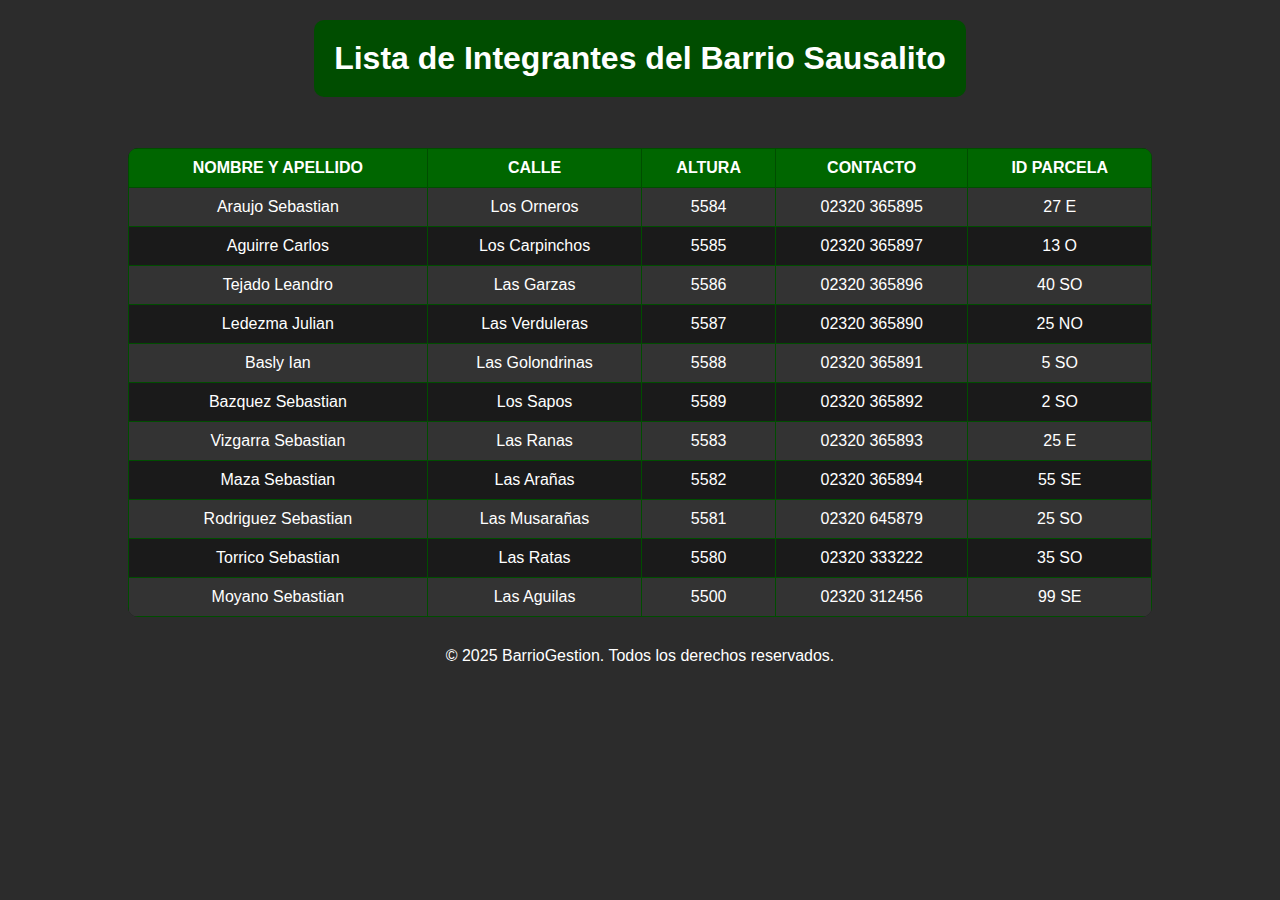
<file: DatosClientes.html>
<!DOCTYPE html>
<html lang="en">
<head>
    <meta charset="UTF-8">
    <meta name="viewport" content="width=device-width, initial-scale=1.0">
    <title>Lista de Integrantes</title>
    <style>
        body {
            background-color: #2c2c2c;
            color: white;
            font-family: Arial, sans-serif;
            margin: 0;
            padding: 0;
            text-align: center;
        }

        h1 {
            background-color: #004d00;
            padding: 20px;
            border-radius: 10px;
            display: inline-block;
            color: white;
            margin-top: 20px;
        }

        table {
            width: 80%;
            margin: 30px auto;
            background-color: #1a1a1a;
            border-collapse: collapse;
            border-radius: 10px;
            overflow: hidden;
        }

        th, td {
            border: 1px solid #004d00;
            padding: 10px;
            text-align: center;
        }

        th {
            background-color: #006600;
            color: white;
            text-transform: uppercase;
        }

        tr:nth-child(even) {
            background-color: #333333;
        }

        tr:hover {
            background-color: #555555;
            transition: 0.3s;
        }
    </style>
</head>
<body>
    <h1>Lista de Integrantes del Barrio Sausalito</h1>
    <table>
        <tr><th>Nombre y Apellido</th><th>Calle</th><th>Altura</th><th>Contacto</th><th>ID Parcela</th></tr>
        <tr><td>Araujo Sebastian</td><td>Los Orneros</td><td>5584</td><td>02320 365895</td><td>27 E</td></tr>
        <tr><td>Aguirre Carlos</td><td>Los Carpinchos</td><td>5585</td><td>02320 365897</td><td>13 O</td></tr>
        <tr><td>Tejado Leandro</td><td>Las Garzas</td><td>5586</td><td>02320 365896</td><td>40 SO</td></tr>
        <tr><td>Ledezma Julian</td><td>Las Verduleras</td><td>5587</td><td>02320 365890</td><td>25 NO</td></tr>
        <tr><td>Basly Ian</td><td>Las Golondrinas</td><td>5588</td><td>02320 365891</td><td>5 SO</td></tr>
        <tr><td>Bazquez Sebastian</td><td>Los Sapos</td><td>5589</td><td>02320 365892</td><td>2 SO</td></tr>
        <tr><td>Vizgarra Sebastian</td><td>Las Ranas</td><td>5583</td><td>02320 365893</td><td>25 E</td></tr>
        <tr><td>Maza Sebastian</td><td>Las Arañas</td><td>5582</td><td>02320 365894</td><td>55 SE</td></tr>
        <tr><td>Rodriguez Sebastian</td><td>Las Musarañas</td><td>5581</td><td>02320 645879</td><td>25 SO</td></tr>
        <tr><td>Torrico Sebastian</td><td>Las Ratas</td><td>5580</td><td>02320 333222</td><td>35 SO</td></tr>
        <tr><td>Moyano Sebastian</td><td>Las Aguilas</td><td>5500</td><td>02320 312456</td><td>99 SE</td></tr>
    </table>
</body>
<footer>
    <p>&copy; 2025 BarrioGestion. Todos los derechos reservados.</p>
</footer>
</html>
</file>
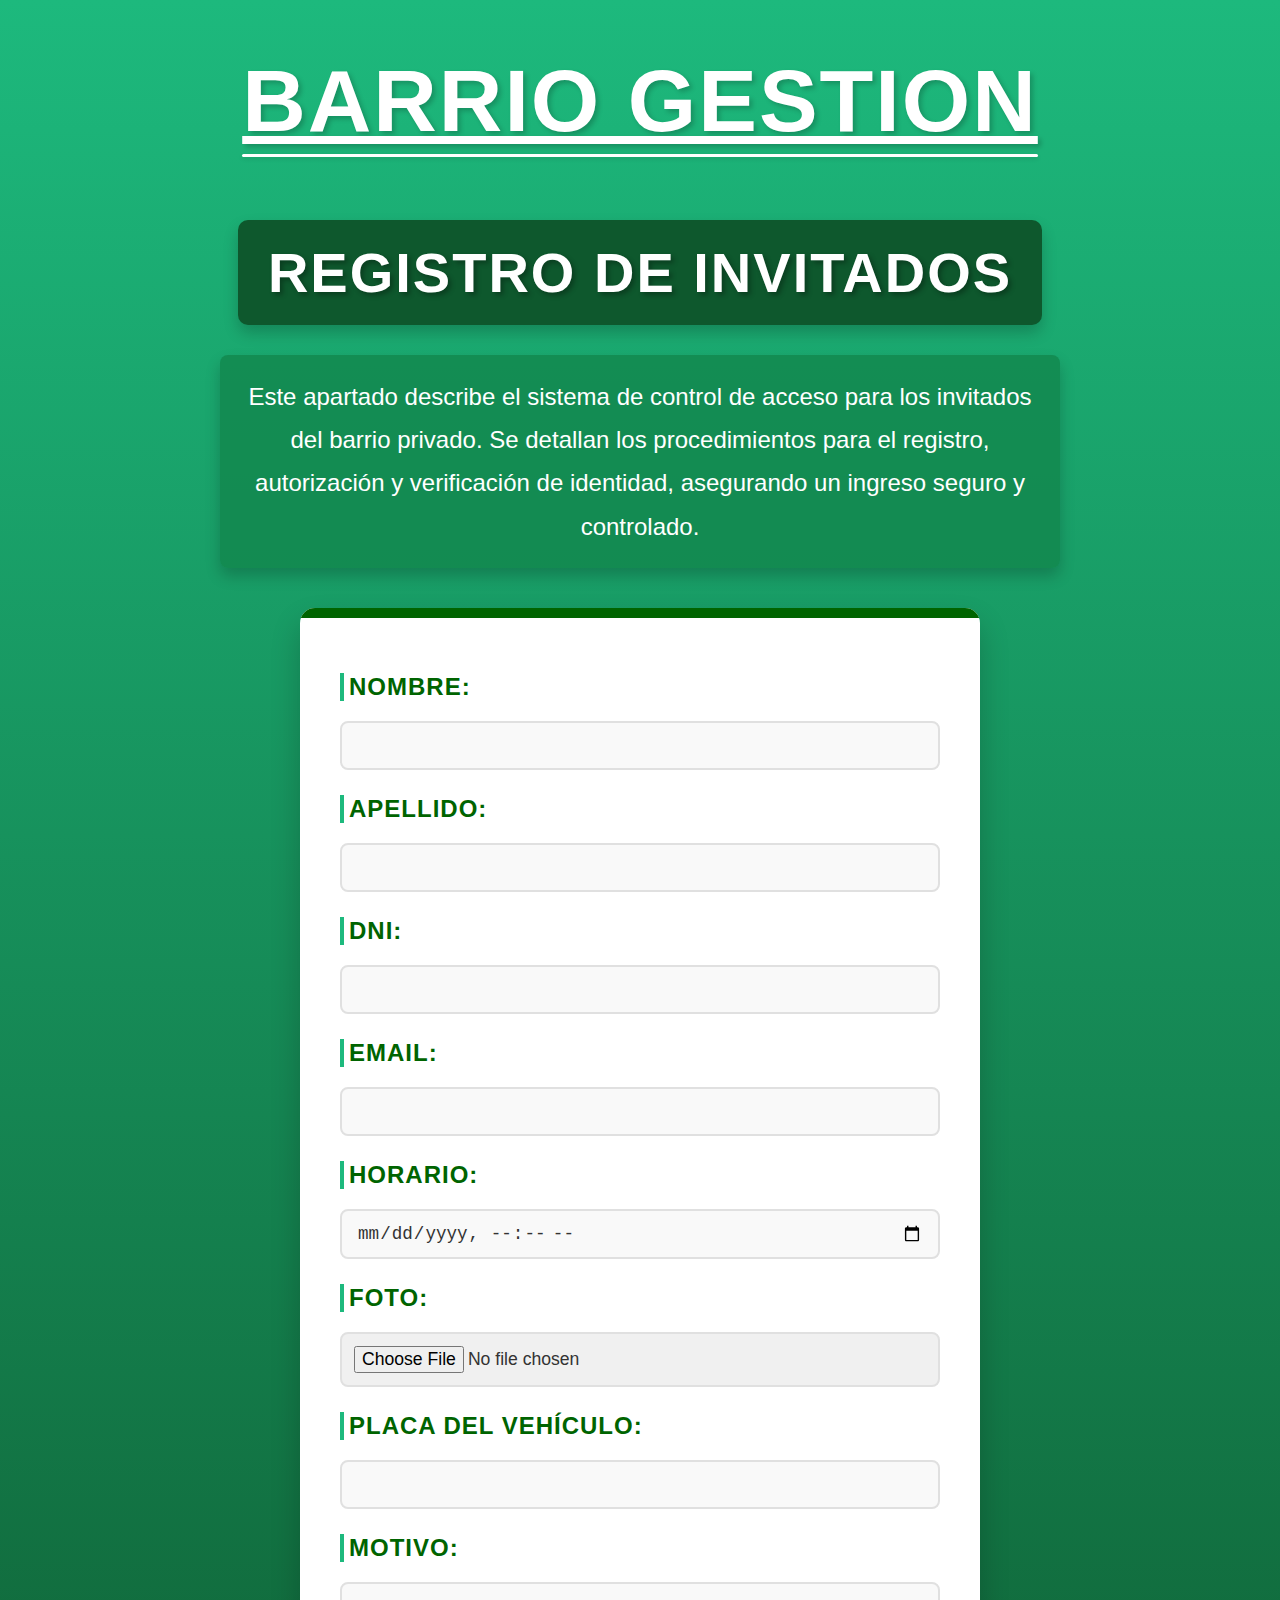
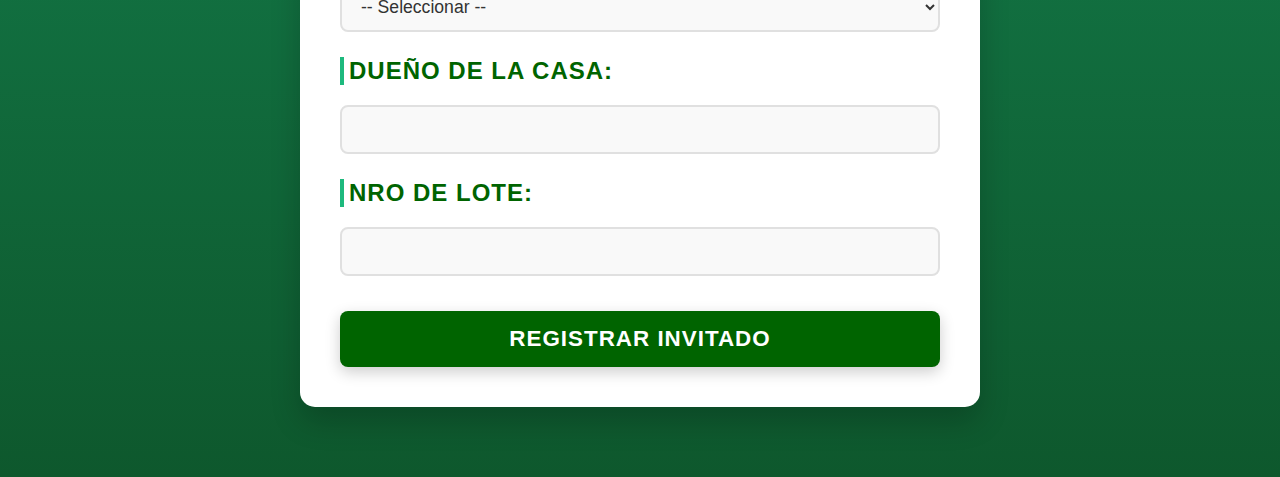
<file: Invitados.html>
<!DOCTYPE html>
<html lang="es">
<head>
    <meta charset="UTF-8">
    <meta name="viewport" content="width=device-width, initial-scale=1.0">
    <link rel="stylesheet" href="./assets/css/invitados.css">
    <title>REGISTRO DE INVITADOS | BARRIO GESTION</title>
</head>
<body>
    <h1 class="Barrio">BARRIO GESTION</h1><BR><BR>
    
    <h2>REGISTRO DE INVITADOS</h2>
    
    <p>Este apartado describe el sistema de control de acceso para los invitados del barrio privado. Se detallan los procedimientos para el registro, autorización y verificación de identidad, asegurando un ingreso seguro y controlado.</p>
    
    <div class="form-container">
        <form action="listaInvitados.html" method="get">
            <label for="nombre">NOMBRE:</label>
            <input type="text" id="nombre" name="nombre" required>
            
            <label for="apellido">APELLIDO:</label>
            <input type="text" id="apellido" name="apellido" required>
            
            <label for="dni">DNI:</label>
            <input type="text" id="dni" name="dni" required>
            
            <label for="email">EMAIL:</label>
            <input type="email" id="email" name="email" required>
            
            <label for="horario">HORARIO:</label>
            <input type="datetime-local" id="horario" name="horario" required>
            
            <label for="foto">FOTO:</label>
            <input type="file" id="foto" name="foto" accept="image/*">
            
            <label for="placa">PLACA DEL VEHÍCULO:</label>
            <input type="text" id="placa" name="placa">
            
            <label for="motivo">MOTIVO:</label>
            <select id="motivo" name="motivo">
                <option value="">-- Seleccionar --</option>
                <option value="personal">Personal</option>
                <option value="trabajo">Trabajo</option>
                <option value="evento">Evento</option>
                <option value="otro">Otro</option>
            </select>
            
            <label for="dueno">DUEÑO DE LA CASA:</label>
            <input type="text" id="dueno" name="dueno" required>
            
            <label for="lote">NRO DE LOTE:</label>
            <input type="text" id="lote" name="lote" required>
            
            <button type="submit">REGISTRAR INVITADO</button>
        </form>
    </div>
</body>
</html>
</file>
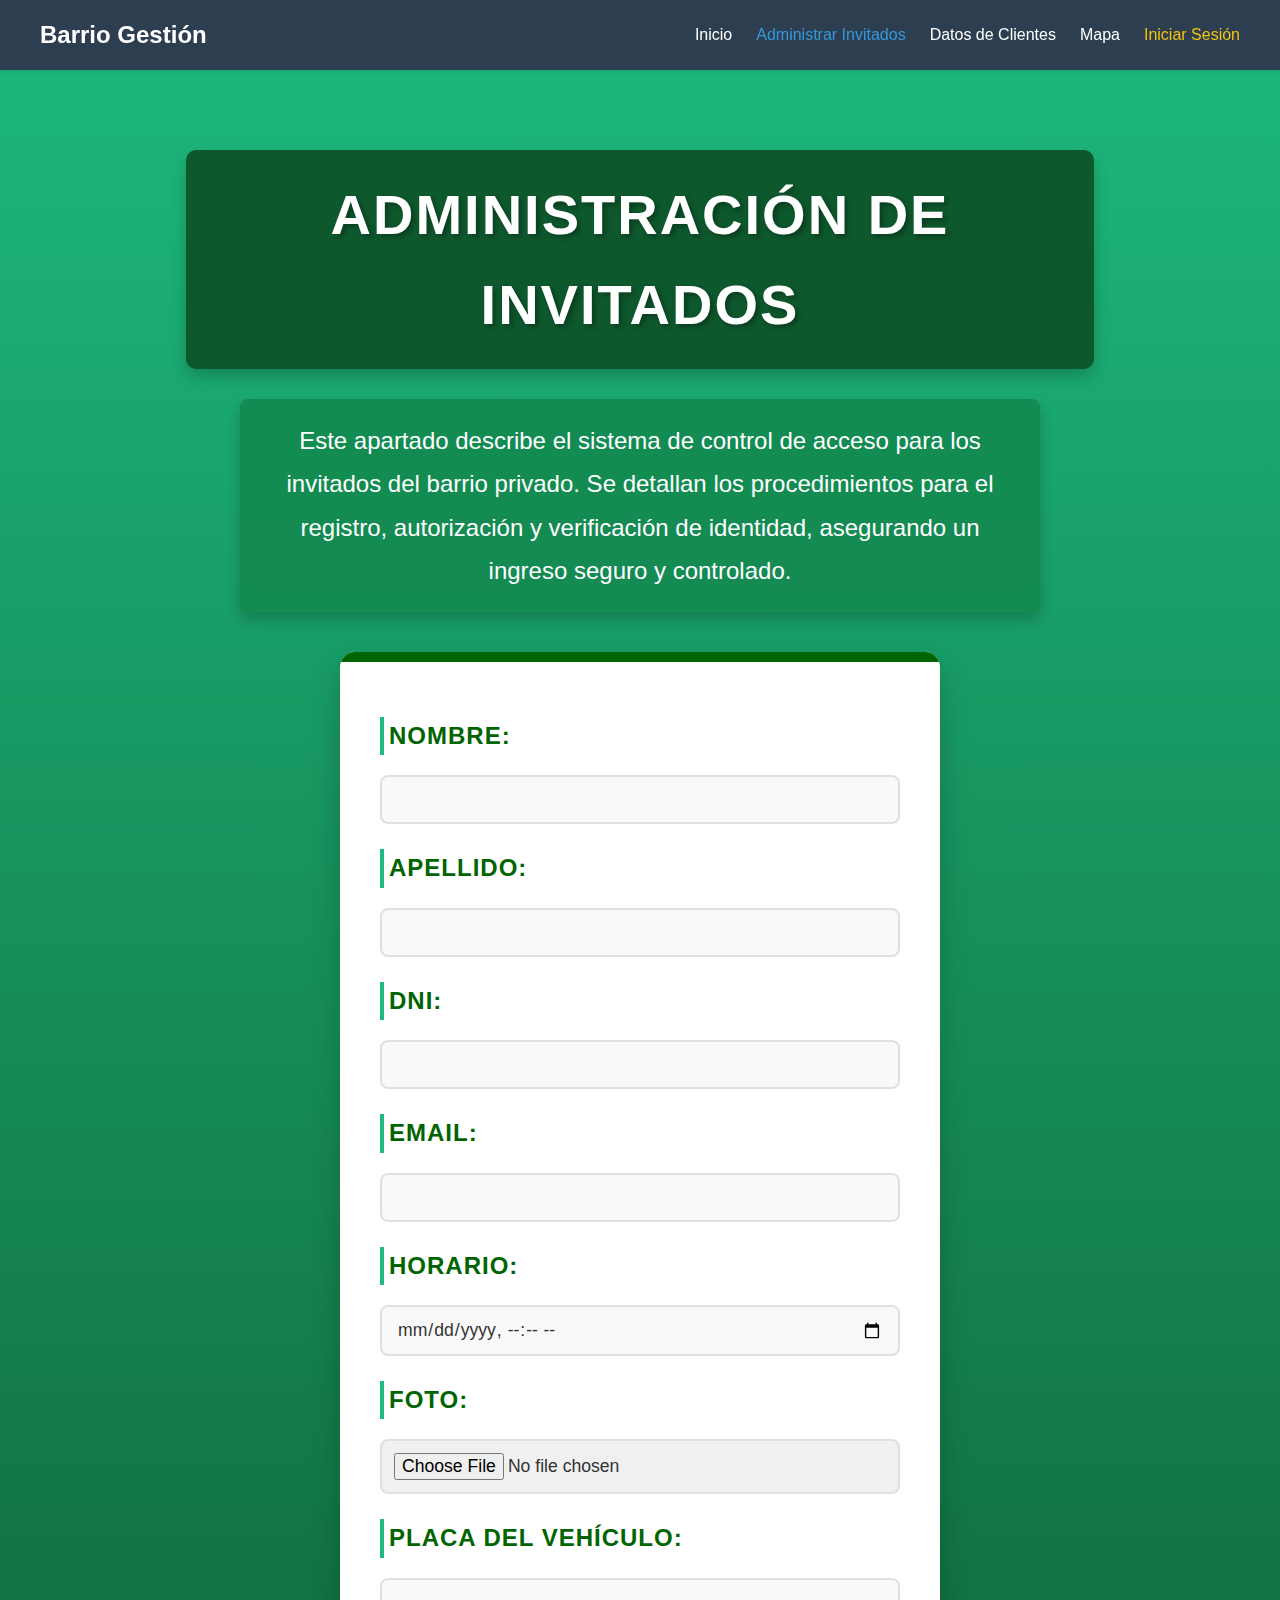
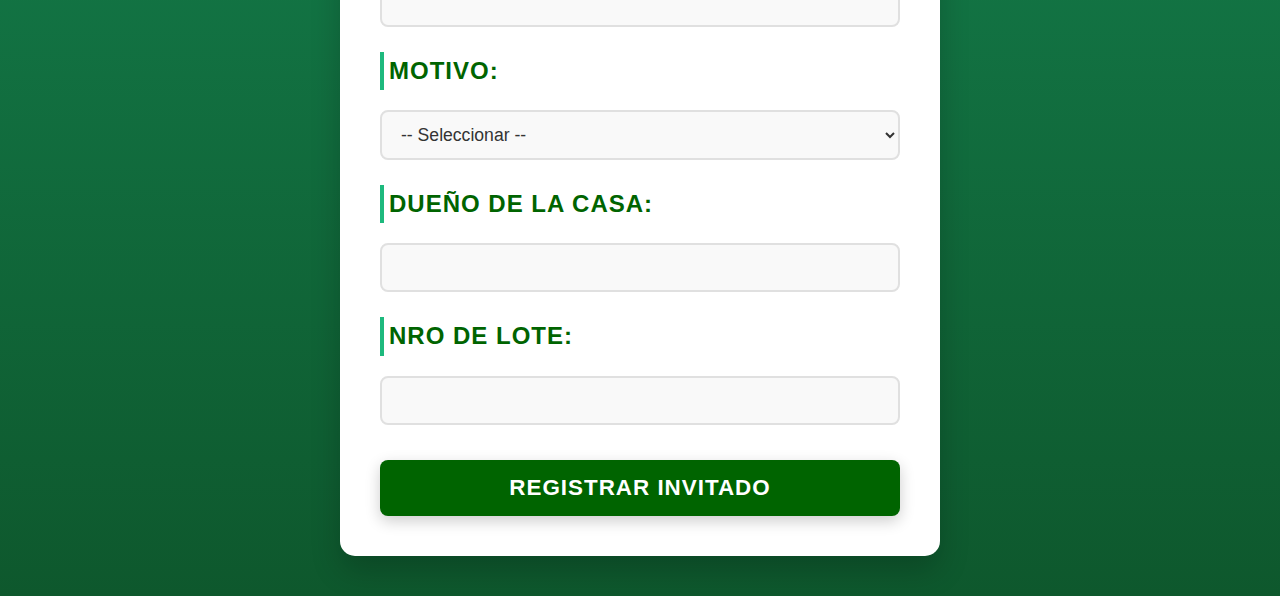
<file: invitados.html>
<!DOCTYPE html>
<html lang="es">
<head>
    <meta charset="UTF-8">
    <meta name="viewport" content="width=device-width, initial-scale=1.0">
    <link rel="stylesheet" href="./assets/css/invitados.css">
    <title>Barrio Gestión • Administración de Invitados</title>
</head>
<style>
        * {
            margin: 0;
            padding: 0;
            box-sizing: border-box;
            font-family: 'Montserrat', sans-serif;
        }

        :root {
            --primary-color: #2c3e50;
            --accent-color: #3498db;
            --light-color: #ecf0f1;
            --dark-color: #2c3e50;
            --success-color: #27ae60;
        }

        body {
            background-color: #2c2c2c;
            color: white;
            font-family: Arial, sans-serif;
            margin: 0;
            padding: 0;
            text-align: center;
            line-height: 1.6;
        }

        .navbar {
            background-color: var(--primary-color);
            padding: 1rem 2rem;
            box-shadow: 0 2px 5px rgba(0,0,0,0.1);
            position: fixed;
            width: 100%;
            top: 0;
            z-index: 1000;
        }
        
        .navbar-content {
            display: flex;
            justify-content: space-between;
            align-items: center;
            max-width: 1200px;
            margin: 0 auto;
        }
        
        .logo {
            color: white;
            font-size: 1.5rem;
            font-weight: 700;
            text-decoration: none;
        }
        
        .nav-links {
            display: flex;
            list-style: none;
        }
        
        .nav-links li {
            margin-left: 1.5rem;
        }
        
        .nav-links a {
            color: white;
            text-decoration: none;
            font-weight: 500;
            transition: color 0.3s ease;
        }
        
        .nav-links a:hover {
            color: var(--accent-color);
        }
        
        .active {
            color: var(--accent-color) !important;
        }

        .main {
            max-width: 1200px;
            margin: 0 auto;
            padding: 0 2rem;
            margin-top: 120px;
        }
</style>
<body>
    <nav class="navbar">
        <div class="navbar-content">
            <a href="index.html" class="logo">Barrio Gestión</a>
            <ul class="nav-links">
                <li><a href="index.html">Inicio</a></li>
                <li><a href="" class="active">Administrar Invitados</a></li>
                <li><a href="DatosClientes.html">Datos de Clientes</a></li>
                <li><a href="mapa.html">Mapa</a></li>
                <li><a href="login.html" style="color: #f1c40f;">Iniciar Sesión</a></li>
            </ul>
        </div>
    </nav>

    <div class="main">

        <h2>ADMINISTRACIÓN DE INVITADOS</h2>

        <p>Este apartado describe el sistema de control de acceso para los invitados del barrio privado. Se detallan los procedimientos para el registro, autorización y verificación de identidad, asegurando un ingreso seguro y controlado.</p>

        <div class="form-container">
            <form action="listaInvitados.html" method="get">
                <label for="nombre">NOMBRE:</label>
                <input type="text" id="nombre" name="nombre" required>

                <label for="apellido">APELLIDO:</label>
                <input type="text" id="apellido" name="apellido" required>

                <label for="dni">DNI:</label>
                <input type="text" id="dni" name="dni" required>

                <label for="email">EMAIL:</label>
                <input type="email" id="email" name="email" required>

                <label for="horario">HORARIO:</label>
                <input type="datetime-local" id="horario" name="horario" required>

                <label for="foto">FOTO:</label>
                <input type="file" id="foto" name="foto" accept="image/*">

                <label for="placa">PLACA DEL VEHÍCULO:</label>
                <input type="text" id="placa" name="placa">

                <label for="motivo">MOTIVO:</label>
                <select id="motivo" name="motivo">
                    <option value="">-- Seleccionar --</option>
                    <option value="personal">Personal</option>
                    <option value="trabajo">Trabajo</option>
                    <option value="evento">Evento</option>
                    <option value="otro">Otro</option>
                </select>

                <label for="dueno">DUEÑO DE LA CASA:</label>
                <input type="text" id="dueno" name="dueno" required>

                <label for="lote">NRO DE LOTE:</label>
                <input type="text" id="lote" name="lote" required>

                <button type="submit">REGISTRAR INVITADO</button>
            </form>
        </div>
    </div>
</body>
</html>
</file>
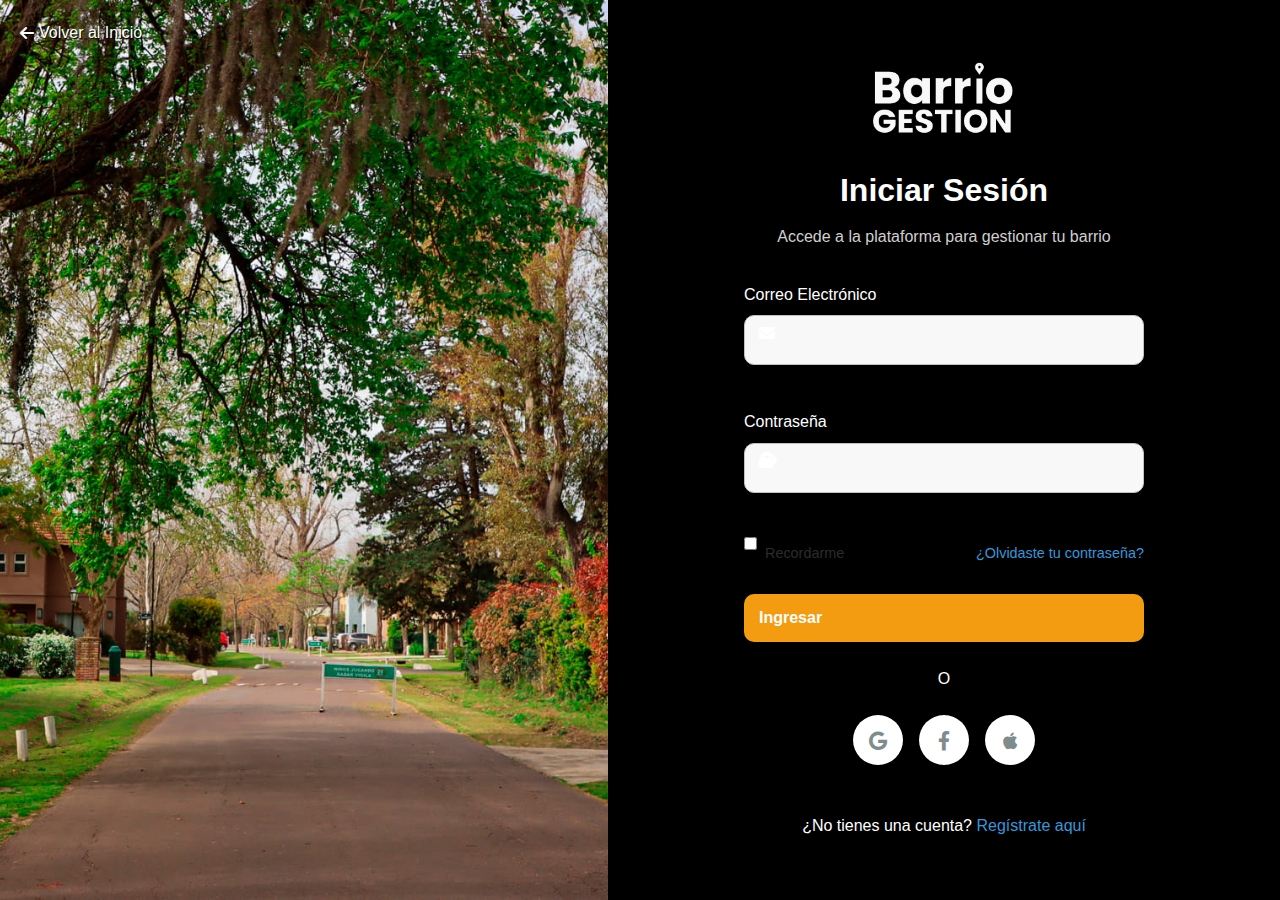
<file: login.html>
<!DOCTYPE html>
<html lang="es">
<head>
    <meta charset="UTF-8">
    <meta name="viewport" content="width=device-width, initial-scale=1.0">
    <meta name="description" content="Acceso a Barrio Gestión - Administra tu barrio privado con eficiencia y seguridad.">
    <title>Iniciar Sesión - Barrio Gestión</title>
    <link rel="stylesheet" href="./assets/css/styles.css">
    <link rel="stylesheet" href="./assets/css/login.css">
    <link rel="stylesheet" href="https://cdnjs.cloudflare.com/ajax/libs/font-awesome/6.0.0-beta3/css/all.min.css">
</head>
<body>
    <a href="index.html" class="back-to-home">
        <i class="fas fa-arrow-left"></i> Volver al Inicio
    </a>
    
    <div class="login-container">
        <div class="login-image"></div>
        
        <div class="login-form-container">
            <div class="login-header">
                <img src="./assets/img/barriogestionlogo.png" alt="Logo Barrio Gestión" class="login-logo">
                <h1 class="login-title">Iniciar Sesión</h1>
                <p class="login-subtitle">Accede a la plataforma para gestionar tu barrio</p>
            </div>
            
            <form id="loginForm" class="login-form">
                <div class="form-group">
                    <label for="email">Correo Electrónico</label>
                    <i class="fas fa-envelope"></i>
                    <input type="email" id="email" name="email" required>
                    <div id="emailError" class="error-message">Por favor, ingresa un correo electrónico válido.</div>
                </div>
                
                <div class="form-group">
                    <label for="password">Contraseña</label>
                    <i class="fas fa-lock"></i>
                    <input type="password" id="password" name="password" required>
                    <i class="fas fa-eye password-toggle" id="passwordToggle"></i>
                    <div id="passwordError" class="error-message">La contraseña debe tener al menos 6 caracteres.</div>
                </div>
                
                <div class="remember-forgot">
                    <div class="remember-me">
                        <input type="checkbox" id="remember" name="remember">
                        <label for="remember">Recordarme</label>
                    </div>
                    <a href="#" class="forgot-password">¿Olvidaste tu contraseña?</a>
                </div>
                
                <button type="submit" class="login-btn">Ingresar</button>
                <div id="loginSuccess" class="success-message">Iniciando sesión, por favor espera...</div>
            </form>
            
            <div class="login-divider">
                <span>O</span>
            </div>
            
            <div class="social-login">
                <a href="#" class="social-btn google"><i class="fab fa-google"></i></a>
                <a href="#" class="social-btn facebook"><i class="fab fa-facebook-f"></i></a>
                <a href="#" class="social-btn apple"><i class="fab fa-apple"></i></a>
            </div>
            
            <div class="register-link">
                ¿No tienes una cuenta? <a href="./register.html">Regístrate aquí</a>
            </div>
        </div>
    </div>
    
    <script src="./assets/js/login.js"></script>
</body>
</html>
</file>
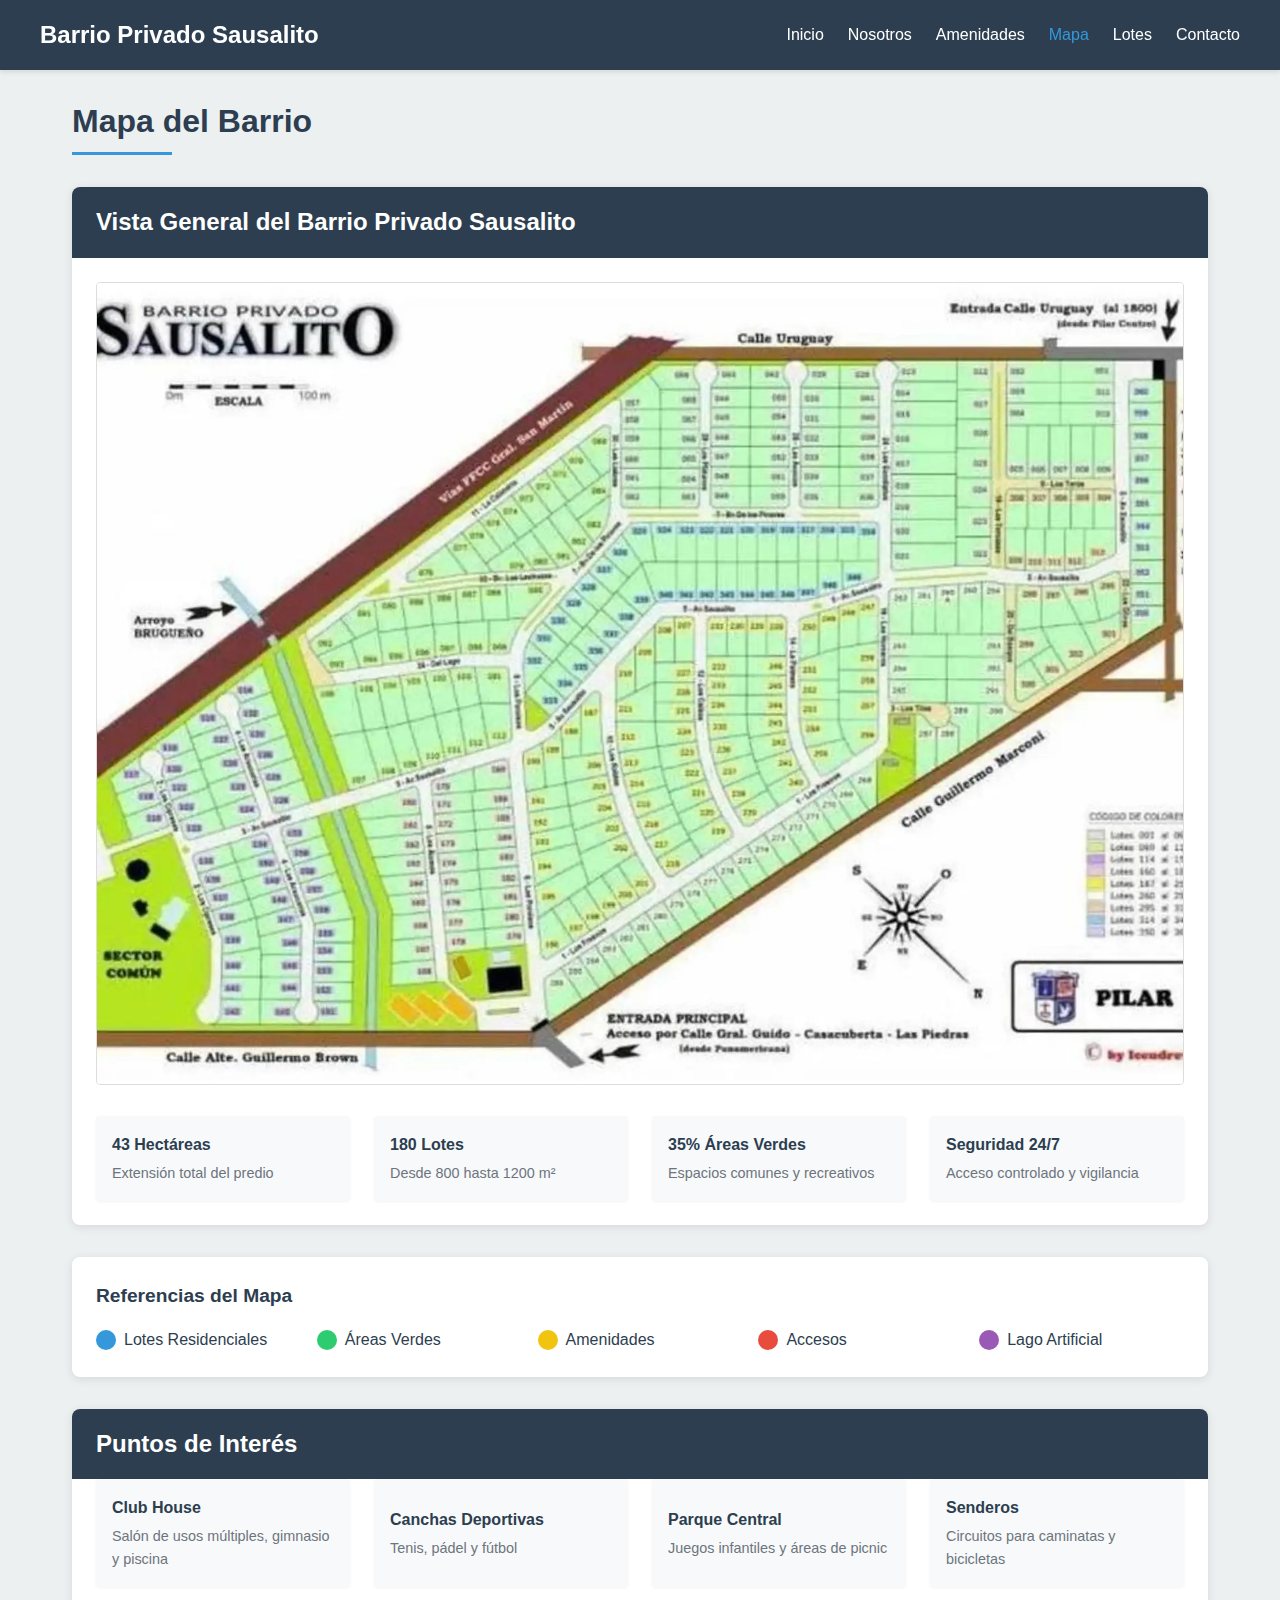
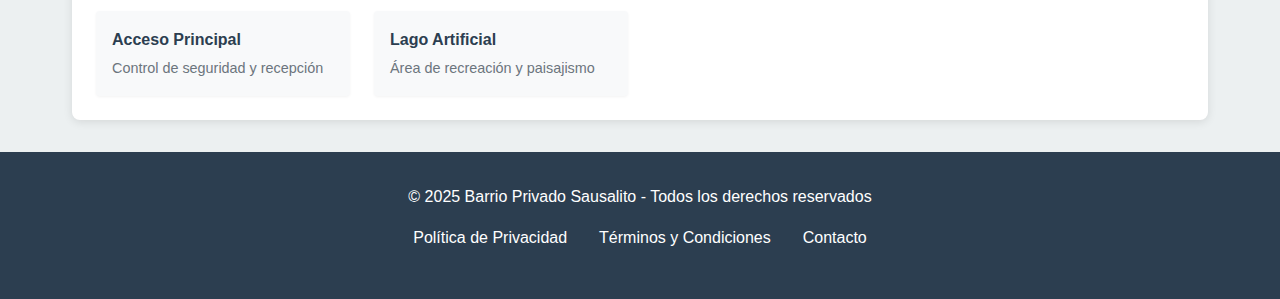
<file: mapa.html>
<!DOCTYPE html>
<html lang="es">
<head>
    <meta charset="UTF-8">
    <meta name="viewport" content="width=device-width, initial-scale=1.0">
    <title>Barrio Privado Sausalito - Mapa</title>
    <style>
        :root {
            --primary-color: #2c3e50;
            --accent-color: #3498db;
            --light-color: #ecf0f1;
            --dark-color: #2c3e50;
            --success-color: #27ae60;
        }
        
        * {
            margin: 0;
            padding: 0;
            box-sizing: border-box;
            font-family: 'Montserrat', sans-serif;
        }
        
        body {
            background-color: var(--light-color);
            color: var(--dark-color);
            line-height: 1.6;
        }
        
        .navbar {
            background-color: var(--primary-color);
            padding: 1rem 2rem;
            box-shadow: 0 2px 5px rgba(0,0,0,0.1);
            position: fixed;
            width: 100%;
            top: 0;
            z-index: 1000;
        }
        
        .navbar-content {
            display: flex;
            justify-content: space-between;
            align-items: center;
            max-width: 1200px;
            margin: 0 auto;
        }
        
        .logo {
            color: white;
            font-size: 1.5rem;
            font-weight: 700;
            text-decoration: none;
        }
        
        .nav-links {
            display: flex;
            list-style: none;
        }
        
        .nav-links li {
            margin-left: 1.5rem;
        }
        
        .nav-links a {
            color: white;
            text-decoration: none;
            font-weight: 500;
            transition: color 0.3s ease;
        }
        
        .nav-links a:hover {
            color: var(--accent-color);
        }
        
        .active {
            color: var(--accent-color) !important;
        }
        
        .container {
            max-width: 1200px;
            margin: 6rem auto 2rem;
            padding: 0 2rem;
        }
        
        .page-title {
            margin-bottom: 2rem;
            position: relative;
            padding-bottom: 0.5rem;
        }
        
        .page-title::after {
            content: '';
            position: absolute;
            left: 0;
            bottom: 0;
            height: 3px;
            width: 100px;
            background-color: var(--accent-color);
        }
        
        .map-container {
            background-color: white;
            border-radius: 8px;
            box-shadow: 0 2px 10px rgba(0,0,0,0.1);
            overflow: hidden;
            margin-bottom: 2rem;
        }
        
        .map-header {
            background-color: var(--primary-color);
            color: white;
            padding: 1rem 1.5rem;
        }
        
        .map-image {
            padding: 1.5rem;
            text-align: center;
        }
        
        .map-image img {
            max-width: 100%;
            height: auto;
            border: 1px solid #ddd;
            border-radius: 4px;
        }
        
        .map-features {
            display: grid;
            grid-template-columns: repeat(auto-fill, minmax(250px, 1fr));
            gap: 1.5rem;
            padding: 0 1.5rem 1.5rem;
        }
        
        .feature {
            display: flex;
            align-items: center;
            padding: 1rem;
            background-color: #f8f9fa;
            border-radius: 4px;
            box-shadow: 0 1px 3px rgba(0,0,0,0.05);
        }
        
        .feature i {
            font-size: 1.5rem;
            color: var(--accent-color);
            margin-right: 1rem;
        }
        
        .feature-text h3 {
            font-size: 1rem;
            margin-bottom: 0.25rem;
        }
        
        .feature-text p {
            font-size: 0.9rem;
            color: #6c757d;
        }
        
        .legend {
            background-color: white;
            border-radius: 8px;
            box-shadow: 0 2px 10px rgba(0,0,0,0.1);
            padding: 1.5rem;
            margin-bottom: 2rem;
        }
        
        .legend h2 {
            margin-bottom: 1rem;
            font-size: 1.2rem;
        }
        
        .legend-items {
            display: grid;
            grid-template-columns: repeat(auto-fill, minmax(200px, 1fr));
            gap: 1rem;
        }
        
        .legend-item {
            display: flex;
            align-items: center;
        }
        
        .legend-color {
            width: 20px;
            height: 20px;
            border-radius: 50%;
            margin-right: 0.5rem;
        }
        
        .color-1 { background-color: #3498db; }
        .color-2 { background-color: #2ecc71; }
        .color-3 { background-color: #f1c40f; }
        .color-4 { background-color: #e74c3c; }
        .color-5 { background-color: #9b59b6; }
        
        footer {
            background-color: var(--primary-color);
            color: white;
            text-align: center;
            padding: 2rem;
            margin-top: 2rem;
        }
        
        .footer-content {
            max-width: 1200px;
            margin: 0 auto;
        }
        
        .footer-links {
            display: flex;
            justify-content: center;
            list-style: none;
            margin: 1rem 0;
        }
        
        .footer-links li {
            margin: 0 1rem;
        }
        
        .footer-links a {
            color: white;
            text-decoration: none;
        }
        
        .footer-links a:hover {
            text-decoration: underline;
        }
        
        @media (max-width: 768px) {
            .nav-links {
                display: none;
            }
            
            .map-features {
                grid-template-columns: 1fr;
            }
            
            .container {
                margin-top: 5rem;
            }
        }
    </style>
</head>
<body>
    <nav class="navbar">
        <div class="navbar-content">
            <a href="#" class="logo">Barrio Privado Sausalito</a>
            <ul class="nav-links">
                <li><a href="#">Inicio</a></li>
                <li><a href="#">Nosotros</a></li>
                <li><a href="#">Amenidades</a></li>
                <li><a href="#" class="active">Mapa</a></li>
                <li><a href="#">Lotes</a></li>
                <li><a href="#">Contacto</a></li>
            </ul>
        </div>
    </nav>
    
    <div class="container">
        <h1 class="page-title">Mapa del Barrio</h1>
        
        <div class="map-container">
            <div class="map-header">
                <h2>Vista General del Barrio Privado Sausalito</h2>
            </div>
            <div class="map-image">
                <img src="./assets/img/mapa-sausalito.webp" alt="Mapa del Barrio Privado Sausalito">
            </div>
            <div class="map-features">
                <div class="feature">
                    <div class="feature-text">
                        <h3>43 Hectáreas</h3>
                        <p>Extensión total del predio</p>
                    </div>
                </div>
                <div class="feature">
                    <div class="feature-text">
                        <h3>180 Lotes</h3>
                        <p>Desde 800 hasta 1200 m²</p>
                    </div>
                </div>
                <div class="feature">
                    <div class="feature-text">
                        <h3>35% Áreas Verdes</h3>
                        <p>Espacios comunes y recreativos</p>
                    </div>
                </div>
                <div class="feature">
                    <div class="feature-text">
                        <h3>Seguridad 24/7</h3>
                        <p>Acceso controlado y vigilancia</p>
                    </div>
                </div>
            </div>
        </div>
        
        <div class="legend">
            <h2>Referencias del Mapa</h2>
            <div class="legend-items">
                <div class="legend-item">
                    <div class="legend-color color-1"></div>
                    <span>Lotes Residenciales</span>
                </div>
                <div class="legend-item">
                    <div class="legend-color color-2"></div>
                    <span>Áreas Verdes</span>
                </div>
                <div class="legend-item">
                    <div class="legend-color color-3"></div>
                    <span>Amenidades</span>
                </div>
                <div class="legend-item">
                    <div class="legend-color color-4"></div>
                    <span>Accesos</span>
                </div>
                <div class="legend-item">
                    <div class="legend-color color-5"></div>
                    <span>Lago Artificial</span>
                </div>
            </div>
        </div>
        
        <div class="map-container">
            <div class="map-header">
                <h2>Puntos de Interés</h2>
            </div>
            <div class="map-features">
                <div class="feature">
                    <div class="feature-text">
                        <h3>Club House</h3>
                        <p>Salón de usos múltiples, gimnasio y piscina</p>
                    </div>
                </div>
                <div class="feature">
                    <div class="feature-text">
                        <h3>Canchas Deportivas</h3>
                        <p>Tenis, pádel y fútbol</p>
                    </div>
                </div>
                <div class="feature">
                    <div class="feature-text">
                        <h3>Parque Central</h3>
                        <p>Juegos infantiles y áreas de picnic</p>
                    </div>
                </div>
                <div class="feature">
                    <div class="feature-text">
                        <h3>Senderos</h3>
                        <p>Circuitos para caminatas y bicicletas</p>
                    </div>
                </div>
                <div class="feature">
                    <div class="feature-text">
                        <h3>Acceso Principal</h3>
                        <p>Control de seguridad y recepción</p>
                    </div>
                </div>
                <div class="feature">
                    <div class="feature-text">
                        <h3>Lago Artificial</h3>
                        <p>Área de recreación y paisajismo</p>
                    </div>
                </div>
            </div>
        </div>
    </div>
    
    <footer>
        <div class="footer-content">
            <p>&copy; 2025 Barrio Privado Sausalito - Todos los derechos reservados</p>
            <ul class="footer-links">
                <li><a href="#">Política de Privacidad</a></li>
                <li><a href="#">Términos y Condiciones</a></li>
                <li><a href="#">Contacto</a></li>
            </ul>
        </div>
    </footer>
</body>
</html>
</file>
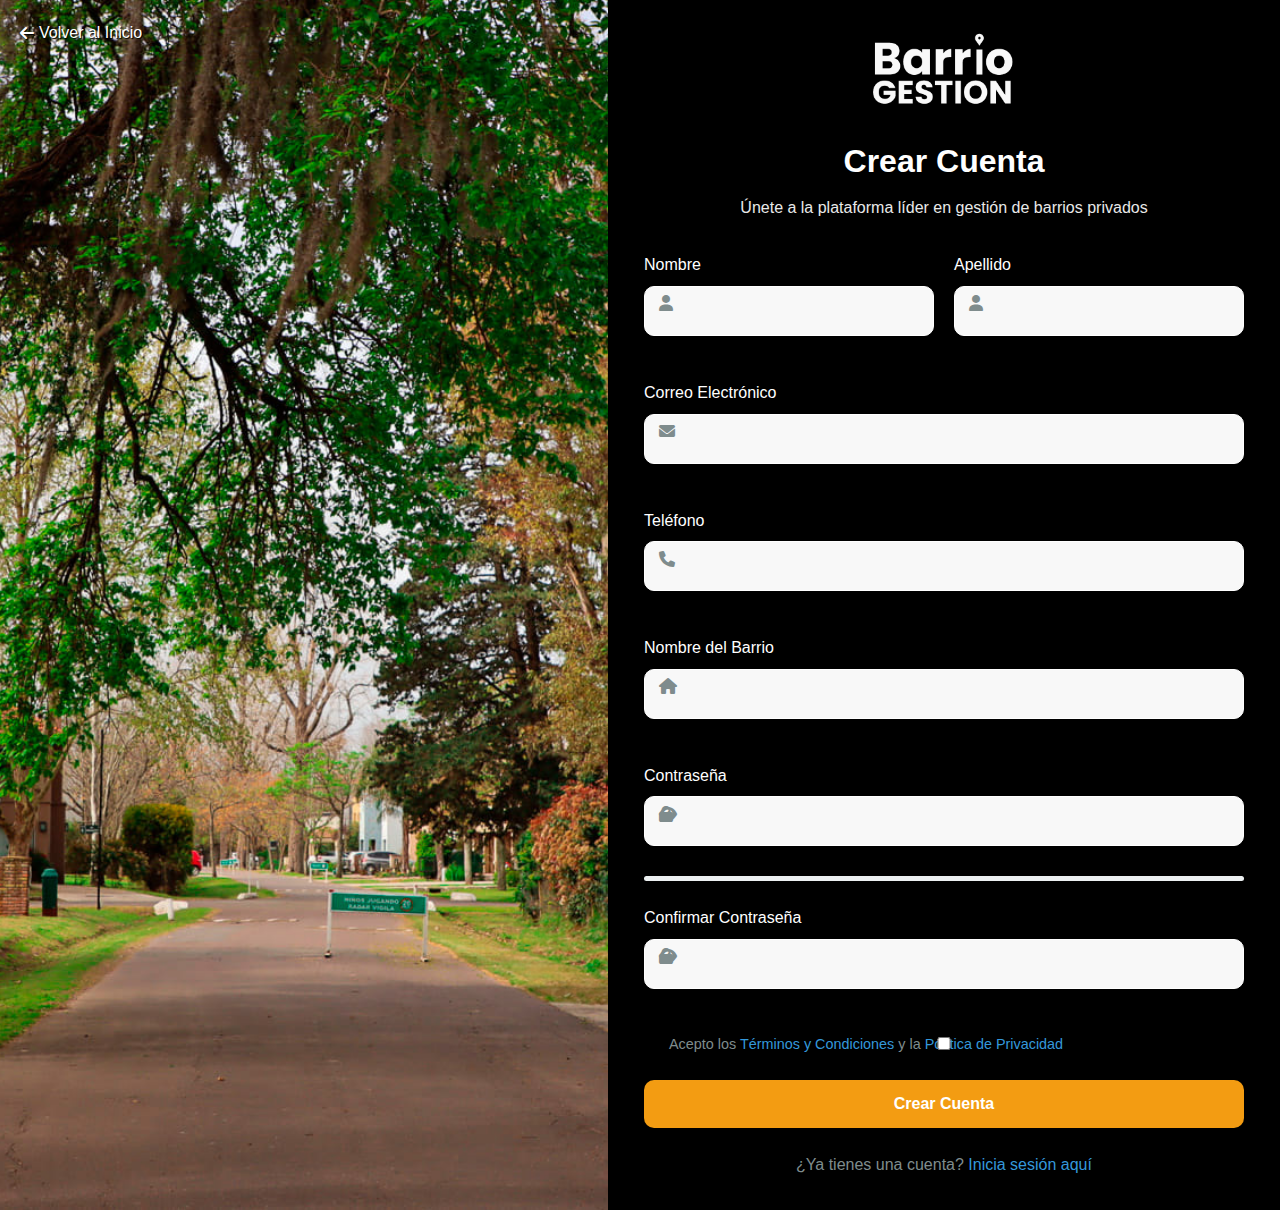
<file: register.html>
<!DOCTYPE html>
<html lang="es">
<head>
    <meta charset="UTF-8">
    <meta name="viewport" content="width=device-width, initial-scale=1.0">
    <meta name="description" content="Registro en Barrio Gestión - Comienza a administrar tu barrio privado con eficiencia y seguridad.">
    <title>Crear Cuenta - Barrio Gestión</title>
    <link rel="stylesheet" href="./assets/css/styles.css">
    <link rel="stylesheet" href="./assets/css/register.css">
    <link rel="stylesheet" href="https://cdnjs.cloudflare.com/ajax/libs/font-awesome/6.0.0-beta3/css/all.min.css">
</head>
<body>
    <a href="index.html" class="back-to-home">
        <i class="fas fa-arrow-left"></i> Volver al Inicio
    </a>
    
    <div class="register-container">
        <div class="register-image"></div>
        
        <div class="register-form-container">
            <div class="register-header">
                <img src="./assets/img/barriogestionlogo.png" alt="Logo Barrio Gestión" class="register-logo">
                <h1 class="register-title">Crear Cuenta</h1>
                <p class="register-subtitle">Únete a la plataforma líder en gestión de barrios privados</p>
            </div>
            
            <form id="registerForm" class="register-form">
                <div class="form-group-row">
                    <div class="form-group">
                        <label for="firstName">Nombre</label>
                        <i class="fas fa-user"></i>
                        <input type="text" id="firstName" name="firstName" required>
                        <div id="firstNameError" class="error-message">Por favor, ingresa tu nombre.</div>
                    </div>
                    
                    <div class="form-group">
                        <label for="lastName">Apellido</label>
                        <i class="fas fa-user"></i>
                        <input type="text" id="lastName" name="lastName" required>
                        <div id="lastNameError" class="error-message">Por favor, ingresa tu apellido.</div>
                    </div>
                </div>
                
                <div class="form-group">
                    <label for="email">Correo Electrónico</label>
                    <i class="fas fa-envelope"></i>
                    <input type="email" id="email" name="email" required>
                    <div id="emailError" class="error-message">Por favor, ingresa un correo electrónico válido.</div>
                </div>
                
                <div class="form-group">
                    <label for="phone">Teléfono</label>
                    <i class="fas fa-phone"></i>
                    <input type="tel" id="phone" name="phone" required>
                    <div id="phoneError" class="error-message">Por favor, ingresa un número de teléfono válido.</div>
                </div>
                
                <div class="form-group">
                    <label for="barrio">Nombre del Barrio</label>
                    <i class="fas fa-home"></i>
                    <input type="text" id="barrio" name="barrio" required>
                    <div id="barrioError" class="error-message">Por favor, ingresa el nombre de tu barrio.</div>
                </div>
                
                <div class="form-group">
                    <label for="password">Contraseña</label>
                    <i class="fas fa-lock"></i>
                    <input type="password" id="password" name="password" required>
                    <i class="fas fa-eye password-toggle" id="passwordToggle"></i>
                    <div id="passwordError" class="error-message">La contraseña debe tener al menos 8 caracteres, incluyendo una letra mayúscula y un número.</div>
                </div>
                
                <div class="form-group">
                    <label for="confirmPassword">Confirmar Contraseña</label>
                    <i class="fas fa-lock"></i>
                    <input type="password" id="confirmPassword" name="confirmPassword" required>
                    <i class="fas fa-eye password-toggle" id="confirmPasswordToggle"></i>
                    <div id="confirmPasswordError" class="error-message">Las contraseñas no coinciden.</div>
                </div>
                
                <div class="terms-privacy">
                    <input type="checkbox" id="terms" name="terms" required>
                    <label for="terms">Acepto los <a href="#">Términos y Condiciones</a> y la <a href="#">Política de Privacidad</a></label>
                    <div id="termsError" class="error-message">Debes aceptar los términos y condiciones para continuar.</div>
                </div>
                
                <button type="submit" class="register-btn">Crear Cuenta</button>
                <div id="registerSuccess" class="success-message">¡Cuenta creada con éxito! Redirigiendo...</div>
            </form>
            
            <div class="login-link">
                ¿Ya tienes una cuenta? <a href="login.html">Inicia sesión aquí</a>
            </div>
        </div>
    </div>
    
    <script src="./assets/js/register.js"></script>
</body>
</html>
</file>
<file: assets/css/invitados.css>
/* Estilos generales mejorados */
body {
    font-family: 'Arial', sans-serif;
    background-color: #1db97d;
    background-image: linear-gradient(to bottom, #1db97d, #0e582d);
    text-align: center;
    padding: 30px;
    margin: 0;
    min-height: 100vh;
    color: #fff;
}

.Barrio {
    font-family: 'Arial Black', sans-serif;
    font-size: 5.5rem;
    color: #ffffff;
    text-transform: uppercase;
    letter-spacing: 2px;
    font-weight: 900;
    text-align: center;
    margin-top: 20px;
    margin-bottom: 20px;
    border: none;
    text-shadow: 3px 3px 5px rgba(0, 0, 0, 0.2);
    text-decoration: underline;
    position: relative;
    display: inline-block;
}

.Barrio::after {
    content: '';
    position: absolute;
    width: 100%;
    height: 3px;
    bottom: -5px;
    left: 0;
    background-color: #fff;
    border-radius: 2px;
    box-shadow: 0 2px 4px rgba(0, 0, 0, 0.1);
}

/* TÃ­tulos y textos mejorados */
h2 {
    font-family: 'Arial Black', sans-serif;
    color: #fff;
    font-size: 3.5rem;
    margin: 30px auto;
    text-transform: uppercase;
    letter-spacing: 2px;
    background-color: #0e582d;
    padding: 20px 30px;
    border-radius: 10px;
    text-shadow: 3px 3px 5px rgba(0, 0, 0, 0.3);
    box-shadow: 0 8px 15px rgba(0, 0, 0, 0.2);
    display: inline-block;
    max-width: 80%;
}

p {
    font-family: 'Arial', sans-serif;
    font-size: 1.5rem;
    max-width: 800px;
    margin: 0 auto 40px auto;
    color: #fff;
    line-height: 1.8;
    font-weight: 400;
    text-align: center;
    padding: 20px;
    background-color: rgba(18, 134, 76, 0.8);
    border-radius: 8px;
    box-shadow: 0 8px 15px rgba(0, 0, 0, 0.2);
}

/* Contenedor del formulario mejorado */
.form-container {
    background: #ffffff;
    max-width: 600px;
    margin: 40px auto;
    padding: 40px;
    border-radius: 15px;
    box-shadow: 0 15px 30px rgba(0, 0, 0, 0.2);
    position: relative;
    overflow: hidden;
}

.form-container::before {
    content: '';
    position: absolute;
    top: 0;
    left: 0;
    width: 100%;
    height: 10px;
    background-color: #006400;
}

/* Estilos para las etiquetas del formulario */
label {
    display: block;
    text-align: left;
    margin-top: 25px;
    font-weight: bold;
    font-size: 1.5rem;
    color: #006400;
    text-transform: uppercase;
    letter-spacing: 1px;
    margin-bottom: 10px;
    transition: color 0.3s ease-in-out;
    padding-left: 5px;
    border-left: 4px solid #1db97d;
}

label:hover {
    color: #28a745;
}

/* Campos de entrada mejorados */
input, select {
    width: 100%;
    padding: 12px 15px;
    margin-top: 10px;
    border: 2px solid #e0e0e0;
    border-radius: 8px;
    font-size: 1.1rem;
    background-color: #f9f9f9;
    color: #333;
    transition: all 0.3s ease-in-out;
    box-sizing: border-box;
}

input[type="file"] {
    padding: 12px;
    background-color: #f0f0f0;
}

input:focus, select:focus {
    border-color: #1db97d;
    outline: none;
    box-shadow: 0 0 8px rgba(29, 185, 125, 0.4);
    background-color: #fff;
}

/* Estilo para el botÃ³n de envÃ­o mejorado */
button {
    margin-top: 35px;
    padding: 15px;
    width: 100%;
    background: #006400;
    color: white;
    border: none;
    border-radius: 8px;
    cursor: pointer;
    font-size: 1.4rem;
    font-weight: bold;
    text-transform: uppercase;
    letter-spacing: 1px;
    transition: all 0.3s ease-in-out;
    box-shadow: 0 5px 15px rgba(0, 0, 0, 0.2);
    position: relative;
    overflow: hidden;
}

button:hover {
    background: #008000;
    transform: translateY(-2px);
    box-shadow: 0 8px 20px rgba(0, 0, 0, 0.3);
}

button:active {
    background: #004d00;
    transform: translateY(1px);
    box-shadow: 0 2px 10px rgba(0, 0, 0, 0.2);
}

/* Responsividad mejorada */
@media (max-width: 768px) {
    .form-container {
        width: 90%;
        padding: 30px;
    }

    .Barrio {
        font-size: 3.5rem;
    }

    h2 {
        font-size: 2.5rem;
        padding: 15px;
    }

    p {
        font-size: 1.2rem;
        padding: 15px;
    }

    label {
        font-size: 1.3rem;
    }

    button {
        font-size: 1.2rem;
    }
}

@media (max-width: 480px) {
    .Barrio {
        font-size: 2.8rem;
    }

    h2 {
        font-size: 2rem;
    }

    p {
        font-size: 1rem;
    }

    .form-container {
        padding: 20px;
    }

    label {
        font-size: 1.1rem;
    }

    input, select {
        padding: 10px;
        font-size: 1rem;
    }

    button {
        padding: 12px;
        font-size: 1.1rem;
    }
}
</file>
<file: assets/css/styles.css>
/* Estilos generales */
* {
    margin: 0;
    padding: 0;
    box-sizing: border-box;
}

body {
    font-family: 'Roboto', sans-serif;
    line-height: 1.6;
    background-color: #dbdbdb;
    color: #2c2c2c;
    font-size: 16px;
}

h1, h2, h3 {
    margin-bottom: 15px;
}

a {
    text-decoration: none;
    color: inherit;
}

/* Estilo de la barra de navegación */
header {
    background-color: #2c3e50;
    color: white;
    padding: 20px 0;
    text-align: center;
    box-shadow: 0 2px 5px rgba(0, 0, 0, 0.1);
    display: flex;
    flex-direction: column;
    align-items: center;
    width: 100%;
    z-index: 1000; /* Asegura que el menú esté por encima de otros elementos */
}

/* Nuevo estilo para el menú cuando se fija al hacer scroll */
header.sticky {
    position: fixed;
    top: 0;
    padding: 10px 0; /* Reducimos el padding para que ocupe menos espacio */
    transition: all 0.3s ease;
}

/* Ajustar espaciado cuando el menú se vuelve fijo */
header.sticky .logo {
    max-height: 60px; /* Logo más pequeño cuando el menú está fijo */
    transition: all 0.3s ease;
}

header.sticky .logo-container {
    margin-bottom: 8px;
}

.logo-container {
    margin-bottom: 15px;
    transition: all 0.3s ease;
}

.logo {
    max-height: 80px;
    transition: all 0.3s ease;
}

nav {
    width: 100%;
}

nav ul {
    list-style-type: none;
    display: flex;
    justify-content: center;
    align-items: center;
    flex-wrap: wrap;
}

nav ul li {
    display: inline-block;
    margin: 0 20px;
}

/* Espacio adicional para el contenido cuando el menú es fijo */
#inicio {
    padding-top: 0; /* Se ajustará con JavaScript */
}

/* Estilo del botón de login */
.login-btn {
    background-color: #f39c12;
    padding: 8px 15px;
    border-radius: 30px;
    color: white;
    font-weight: bold;
    display: flex;
    align-items: center;
    gap: 8px;
    transition: all 0.3s ease;
}

.login-btn:hover {
    background-color: #e67e22;
    transform: translateY(-3px);
    box-shadow: 0 4px 8px rgba(0, 0, 0, 0.2);
}

.login-btn i {
    font-size: 14px;
}

/* Estilo de la sección hero */
.hero {
    background: url("../img/imgsausalito.jpg");
    height: 100vh;
    display: flex;
    justify-content: center;
    align-items: center;
    color: white;
    text-align: center;
    background-repeat: no-repeat;
    background-position: center;
    background-size: cover
}

.hero-content {
    background-color: rgba(0, 0, 0, 0.5);
    padding: 30px;
    border-radius: 10px;
}

.hero-content h1 {
    font-size: 3.5em;
    font-weight: bold;
    letter-spacing: 1px;
    margin-bottom: 20px;
}

.hero-content p {
    font-size: 1.2em;
    margin-bottom: 30px;
}

.cta-btn {
    background-color: #f39c12;
    color: white;
    padding: 15px 30px;
    text-decoration: none;
    border-radius: 5px;
    font-size: 18px;
    transition: background-color 0.3s ease;
}

.cta-btn:hover {
    background-color: #e67e22;
}

/* Estilos de las características */
#caracteristicas {
    background-color: #fff;
    padding: 50px 0;
    text-align: center;
}

.features {
    display: flex;
    justify-content: center;
    gap: 30px;
    flex-wrap: wrap;
}

.feature-item {
    width: 300px;
    padding: 30px;
    background-color: #ecf0f1;
    border-radius: 15px;
    box-shadow: 0 4px 10px rgba(0, 0, 0, 0.1);
    transition: transform 0.3s ease, box-shadow 0.3s ease;
}

.feature-item:hover {
    transform: translateY(-10px);
    box-shadow: 0 6px 15px rgba(0, 0, 0, 0.15);
}

.feature-item h3 {
    font-size: 1.8em;
    margin-bottom: 15px;
    color: #2c3e50;
}

.feature-item p {
    font-size: 1.1em;
    color: #7f8c8d;
}

/* Para la sección de clientes (antes era ubicación) */
#clientes {
    padding: 50px 20px;
    text-align: center;
    background-color: #f9fafb;
}

/* Nuevo carrusel de logos */
.logos-carousel {
    width: 100%;
    max-width: 1200px;
    margin: 30px auto;
    overflow: hidden;
    position: relative;
}

.logos-track {
    display: flex;
    animation: scroll 25s linear infinite;
    width: calc(200px * 12); /* Ancho del logo * número de logos */
}

.logo-slide {
    flex: 0 0 200px;
    height: 140px;
    display: flex;
    align-items: center;
    justify-content: center;
    padding: 1rem;
    background-color: white;
    margin: 0 10px;
    border-radius: 10px;
    box-shadow: 0 2px 10px rgba(0, 0, 0, 0.1);
    transition: transform 0.3s ease, box-shadow 0.3s ease;
}

.logo-slide:hover {
    transform: translateY(-5px) scale(1.05);
    box-shadow: 0 5px 15px rgba(0, 0, 0, 0.15);
}

.logo-slide img {
    max-width: 100%;
    max-height: 100%;
    object-fit: contain;
    transition: all 0.3s ease;
}

@keyframes scroll {
    0% {
        transform: translateX(0);
    }
    100% {
        transform: translateX(calc(-200px * 6 - 10px * 12)); /* (Ancho del logo * número de logos únicos) + (margin * total de logos) */
    }
}

/* Estilos para enfatizar que es una app */
.hero-content h1 {
    font-size: 3.5em;
    font-weight: bold;
    letter-spacing: 1px;
    margin-bottom: 10px;
}

.hero-content p {
    font-size: 1.3em;
    margin-bottom: 30px;
    max-width: 800px;
    margin-left: auto;
    margin-right: auto;
}

/* Estilo para los dispositivos móviles en features */
.features {
    display: flex;
    justify-content: center;
    gap: 30px;
    flex-wrap: wrap;
    margin-top: 30px;
}

.feature-item {
    width: 300px;
    padding: 30px;
    background-color: #ecf0f1;
    border-radius: 15px;
    box-shadow: 0 4px 10px rgba(0, 0, 0, 0.1);
    transition: transform 0.3s ease, box-shadow 0.3s ease;
    margin-bottom: 20px;
}

.feature-item i {
    font-size: 2.5em;
    color: #f39c12;
    margin-bottom: 15px;
}

/* Estilos de la sección de contacto */
#contacto {
    padding: 50px 20px;
    background-color: #fff;
    text-align: center;
}

form {
    display: block;
    max-width: 600px;
    margin: 0 auto;
}

form input, form textarea {
    width: 100%;
    padding: 15px;
    margin-bottom: 20px;
    border: 1px solid #bdc3c7;
    border-radius: 10px;
    font-size: 1em;
    background-color: #f8f8f8;
    transition: border-color 0.3s ease;
}

form input:focus, form textarea:focus {
    border-color: #f39c12;
    outline: none;
}

form button {
    padding: 15px 30px;
    background-color: #f39c12;
    color: white;
    border: none;
    border-radius: 5px;
    font-size: 18px;
    cursor: pointer;
    transition: background-color 0.3s ease;
}

form button:hover {
    background-color: #e67e22;
}

/* Estilo del pie de página */
footer {
    background-color: #2c3e50;
    color: white;
    text-align: center;
    padding: 20px 0;
    font-size: 1em;
}

footer p {
    margin: 0;
}

/* Media Queries para pantallas pequeñas */
@media screen and (max-width: 768px) {
    .features {
        flex-direction: column;
        align-items: center;
    }

    .feature-item {
        width: 80%;
        margin-bottom: 30px;
    }

    .hero-content h1 {
        font-size: 2.5em;
    }

    .cta-btn {
        font-size: 16px;
        padding: 12px 25px;
    }
    
    nav ul {
        flex-direction: column;
        gap: 15px;
    }
    
    nav ul li {
        margin: 5px 0;
    }
    
    .logos-track {
        animation: scroll 15s linear infinite; /* Más rápido en móviles */
    }
    
    .logo-slide {
        flex: 0 0 150px; /* Logos más pequeños en móviles */
        height: 100px;
        margin: 0 5px;
    }
    
    /* Ajustes para el menú fijo en móviles */
    header.sticky {
        padding: 5px 0;
    }
    
    header.sticky .logo {
        max-height: 40px;
    }
}

/* Animación para que los logos se destaquen al pasar por el centro */
@media screen and (min-width: 769px) {
    .logo-slide {
        transition: all 0.5s ease;
    }
    
    .logo-slide:hover {
        transform: translateY(-8px) scale(1.1);
    }
}
</file>
<file: assets/css/login.css>
/* Estilos específicos para la página de login */
.login-container {
    display: flex;
    height: 100vh;
    background-color: #000000;
}

.login-image {
    flex: 1;
    background: url('../img/las-casuarinas-5-10976019-1585.png') no-repeat center center/cover;
    display: none;
}

.login-form-container {
    flex: 1;
    display: flex;
    flex-direction: column;
    justify-content: center;
    align-items: center;
    padding: 2rem;
    background-color: #000000;
}

.login-header {
    text-align: center;
    margin-bottom: 2rem;
}

.login-logo {
    max-height: 80px;
    margin-bottom: 1rem;
}

.login-title {
    color: #ffffff;
    font-size: 2rem;
    margin-bottom: 0.5rem;
}

.login-subtitle {
    color: #cfcfcf;
    font-size: 1rem;
}

.login-form {
    width: 100%;
    max-width: 400px;
}

.form-group {
    margin-bottom: 1.5rem;
    position: relative;
}

.form-group label {
    display: block;
    margin-bottom: 0.5rem;
    color: #ffffff;
    font-weight: 500;
}

.form-group input {
    width: 100%;
    padding: 15px 15px 15px 40px;
    border: 1px solid #bdc3c7;
    border-radius: 10px;
    font-size: 1rem;
    background-color: #f8f8f8;
    transition: border-color 0.3s ease, box-shadow 0.3s ease;
}

.form-group input:focus {
    border-color: #f39c12;
    outline: none;
    box-shadow: 0 0 0 3px rgba(243, 156, 18, 0.2);
}

.form-group i {
    position: absolute;
    left: 15px;
    top: 43px;
    color: #ffffff;
}

.remember-forgot {
    display: flex;
    justify-content: space-between;
    align-items: center;
    margin-bottom: 1.5rem;
    font-size: 0.9rem;
}

.remember-me {
    display: flex;
    align-items: center;
}

.remember-me input {
    margin-right: 0.5rem;
    color: white;
}

.forgot-password {
    color: #3498db;
    transition: color 0.3s ease;
}

.forgot-password:hover {
    color: #2980b9;
}

.login-btn {
    width: 100%;
    padding: 15px;
    background-color: #f39c12;
    color: white;
    border: none;
    border-radius: 10px;
    font-size: 1rem;
    font-weight: bold;
    cursor: pointer;
    transition: background-color 0.3s ease, transform 0.3s ease;
}

.login-btn:hover {
    background-color: #e67e22;
    transform: translateY(-3px);
}

.login-divider {
    display: flex;
    align-items: center;
    margin: 1.5rem 0;
    color: #ffffff;
}

.login-divider::before,
.login-divider::after {
    content: "";
    flex: 1;
    height: 1px;
    background-color: #bdc3c7;
}

.login-divider span {
    padding: 0 1rem;
}

.social-login {
    display: flex;
    justify-content: center;
    gap: 1rem;
    margin-bottom: 1.5rem;
}

.social-btn {
    display: flex;
    align-items: center;
    justify-content: center;
    width: 50px;
    height: 50px;
    border-radius: 50%;
    background-color: #ffffff;
    color: #7f8c8d;
    font-size: 1.2rem;
    transition: background-color 0.3s ease, color 0.3s ease, transform 0.3s ease;
}

.social-btn:hover {
    transform: translateY(-3px);
}

.social-btn.google:hover {
    background-color: #DB4437;
    color: white;
}

.social-btn.facebook:hover {
    background-color: #1877F2;
    color: white;
}

.social-btn.apple:hover {
    background-color: #000000;
    color: white;
}

.register-link {
    text-align: center;
    margin-top: 1.5rem;
    color: #ffffff;
}

.register-link a {
    color: #3498db;
    font-weight: 500;
    transition: color 0.3s ease;
}

.register-link a:hover {
    color: #2980b9;
}

.back-to-home {
    position: absolute;
    top: 20px;
    left: 20px;
    color: #ffffff;
    text-shadow: 1px 1px 1px black;
    display: flex;
    align-items: center;
    gap: 5px;
    font-weight: 500;
    transition: color 0.3s ease;
}

.back-to-home:hover {
    color: #f39c12;
}

.error-message {
    color: #e74c3c;
    font-size: 0.9rem;
    margin-top: 0.5rem;
    display: none;
}

.success-message {
    color: #2ecc71;
    font-size: 0.9rem;
    margin-top: 0.5rem;
    display: none;
}

.password-toggle {
    position: absolute;
    right: 15px;
    top: 43px;
    color: #7f8c8d;
    cursor: pointer;
}

/* Animaciones */
@keyframes fadeIn {
    from { opacity: 0; transform: translateY(20px); }
    to { opacity: 1; transform: translateY(0); }
}

.login-form-container {
    animation: fadeIn 0.5s ease-out;
}

/* Media queries */
@media screen and (min-width: 768px) {
    .login-image {
        display: block;
    }
}
</file>
<file: assets/css/register.css>
/* Estilos específicos para la página de registro */
.register-container {
    display: flex;
    min-height: 100vh;
    background-color: #f1f5f8;
}

.register-image {
    flex: 1;
    background: url('../img/las-casuarinas-5-10976019-1585.png') no-repeat center center/cover;
    display: none;
}

.register-form-container {
    flex: 1;
    display: flex;
    flex-direction: column;
    justify-content: center;
    align-items: center;
    padding: 2rem;
    background-color: #000000;
    overflow-y: auto;
}

.register-header {
    text-align: center;
    margin-bottom: 2rem;
}

.register-logo {
    max-height: 80px;
    margin-bottom: 1rem;
}

.register-title {
    color: #ffffff;
    font-size: 2rem;
    margin-bottom: 0.5rem;
}

.register-subtitle {
    color: #e9e9e9;
    font-size: 1rem;
}

.register-form {
    width: 100%;
    max-width: 600px;
}

.form-group {
    margin-bottom: 1.5rem;
    position: relative;
}

.form-group-row {
    display: flex;
    gap: 20px;
    margin-bottom: 1.5rem;
}

.form-group-row .form-group {
    flex: 1;
    margin-bottom: 0;
}

.form-group label {
    display: block;
    margin-bottom: 0.5rem;
    color: #ffffff;
    font-weight: 500;
}

.form-group input {
    width: 100%;
    padding: 15px 15px 15px 40px;
    border: 1px solid #ffffff;
    border-radius: 10px;
    font-size: 1rem;
    background-color: #f8f8f8;
    transition: border-color 0.3s ease, box-shadow 0.3s ease;
}

.form-group input:focus {
    border-color: #f39c12;
    outline: none;
    box-shadow: 0 0 0 3px rgba(243, 156, 18, 0.2);
}

.form-group i {
    position: absolute;
    left: 15px;
    top: 43px;
    color: #7f8c8d;
}

.terms-privacy {
    display: flex;
    align-items: flex-start;
    margin-bottom: 1.5rem;
    position: relative;
    padding-left: 25px;
}

.terms-privacy input {
    position: absolute;
    left: 0;
    top: 4px;
}

.terms-privacy label {
    font-size: 0.9rem;
    color: #7f8c8d;
}

.terms-privacy a {
    color: #3498db;
    text-decoration: none;
    transition: color 0.3s ease;
}

.terms-privacy a:hover {
    color: #2980b9;
    text-decoration: underline;
}

.register-btn {
    width: 100%;
    padding: 15px;
    background-color: #f39c12;
    color: white;
    border: none;
    border-radius: 10px;
    font-size: 1rem;
    font-weight: bold;
    cursor: pointer;
    transition: background-color 0.3s ease, transform 0.3s ease;
}

.register-btn:hover {
    background-color: #e67e22;
    transform: translateY(-3px);
}

.login-link {
    text-align: center;
    margin-top: 1.5rem;
    color: #7f8c8d;
}

.login-link a {
    color: #3498db;
    font-weight: 500;
    transition: color 0.3s ease;
}

.login-link a:hover {
    color: #2980b9;
}

.back-to-home {
    position: absolute;
    top: 20px;
    left: 20px;
    color: #ffffff;
    text-shadow: 1px 1px 1px black;
    display: flex;
    align-items: center;
    gap: 5px;
    font-weight: 500;
    transition: color 0.3s ease;
    z-index: 10;
}

.back-to-home:hover {
    color: #f39c12;
}

.error-message {
    color: #e74c3c;
    font-size: 0.9rem;
    margin-top: 0.5rem;
    display: none;
}

.success-message {
    color: #2ecc71;
    font-size: 0.9rem;
    margin-top: 0.5rem;
    display: none;
}

.password-toggle {
    position: absolute;
    right: 15px;
    top: 43px;
    color: #7f8c8d;
    cursor: pointer;
}

/* Animaciones */
@keyframes fadeIn {
    from { opacity: 0; transform: translateY(20px); }
    to { opacity: 1; transform: translateY(0); }
}

.register-form-container {
    animation: fadeIn 0.5s ease-out;
}

/* Media queries */
@media screen and (min-width: 768px) {
    .register-image {
        display: block;
    }
}

@media screen and (max-width: 767px) {
    .form-group-row {
        flex-direction: column;
        gap: 0;
    }
    
    .form-group-row .form-group {
        margin-bottom: 1.5rem;
    }
}

/* Estilos para la barra de progreso de seguridad de contraseña */
.password-strength {
    height: 5px;
    margin-top: 10px;
    border-radius: 5px;
    transition: all 0.3s ease;
    background-color: #ecf0f1;
    position: relative;
}

.password-strength-bar {
    height: 100%;
    width: 0;
    border-radius: 5px;
    transition: width 0.3s ease, background-color 0.3s ease;
}

.password-strength-text {
    position: absolute;
    right: 0;
    top: -20px;
    font-size: 0.8rem;
    font-weight: 500;
}
</file>
